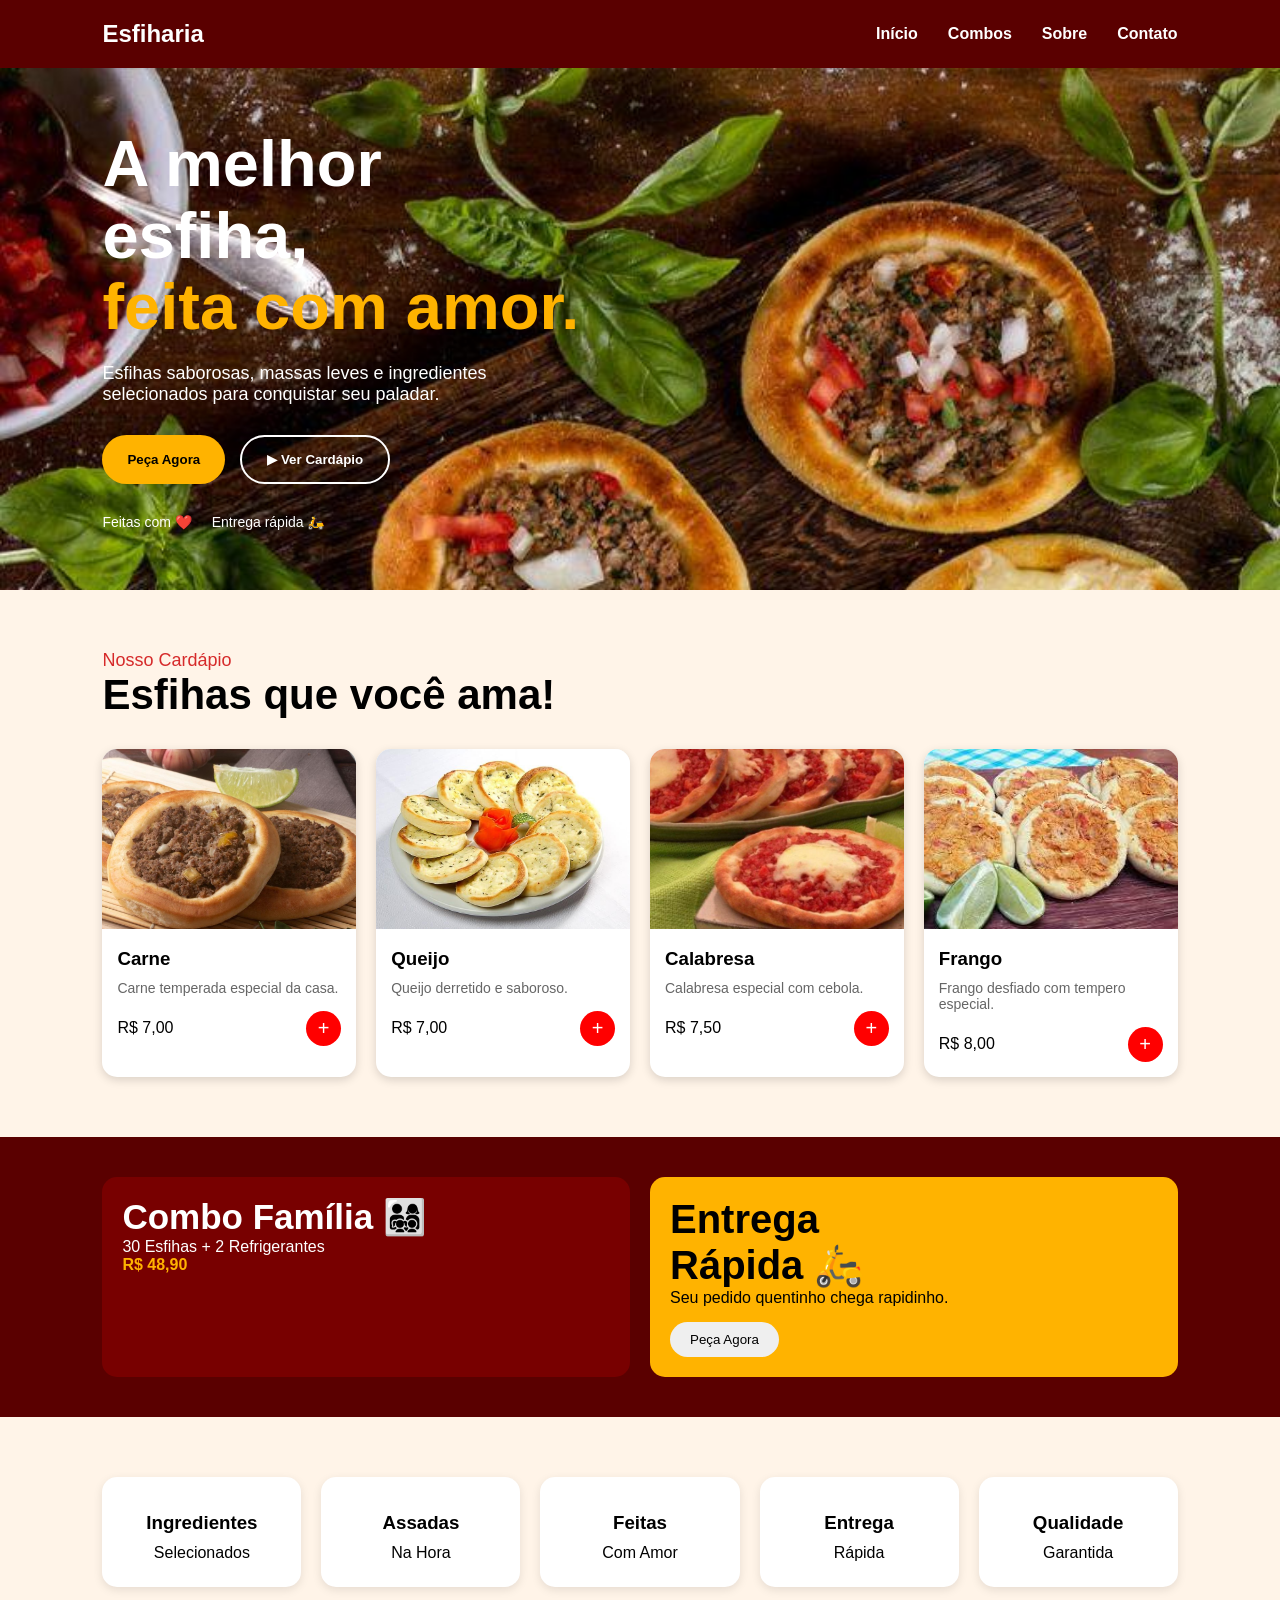
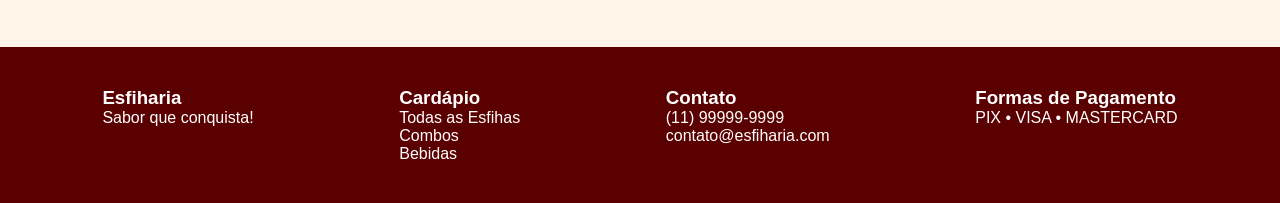
<file: index.html>
<!DOCTYPE html>
<html lang="pt-BR">

<head>
    <meta charset="UTF-8">
    <meta name="viewport" content="width=device-width, initial-scale=1.0">
    <title>Esfiharia</title>

    <link rel="stylesheet" href="css/style.css">
</head>

<body>

    <header>

        <nav>

            <h1 class="logo">
                Esfiharia
            </h1>

            <ul>
                <li><a href="#">Início</a></li>
                <li><a href="#combos">Combos</a></li>
                <li><a href="#sobre">Sobre</a></li>
                <li><a href="#contato">Contato</a></li>
            </ul>
        </nav>

    </header>

    <!-- HERO -->

    <section class="hero">

        <div class="hero-text">

            <h1>
                A melhor esfiha,<br>
                <span>feita com amor.</span>
            </h1>

            <p>
                Esfihas saborosas, massas leves e ingredientes
                selecionados para conquistar seu paladar.
            </p>

            <div class="hero-buttons">

                <button id="btnpedido" class="btn-pedir">
                    Peça Agora
                </button>

                <button id="btnCardapio" class="btn-secondary">
                    ▶ Ver Cardápio
                </button>
            </div>

            <div class="hero-info">

                
                <div>Feitas com ❤️</div>

                <div>Entrega rápida 🛵</div>

            </div>

        </div>


    </section>

    <!-- CARDÁPIO -->

    <section id="cardapio" class="cardapio">

        <div class="section-title">

            <small>Nosso Cardápio</small>

            <h2>Esfihas que você ama!</h2>

        </div>

        <div class="produtos-grid">

            <div class="produto">

                <img src="img/carne.jpg" alt="Carne">

                <div class="produto-info">

                    <h3>Carne</h3>

                    <p>Carne temperada especial da casa.</p>

                    <div class="produto-footer">

                        <span>R$ 7,00</span>

                        <button id="btnCarne">+</button>

                    </div>

                </div>

            </div>

            <div class="produto">

                <img src="img/queijo.jpg" alt="Queijo">

                <div class="produto-info">

                    <h3>Queijo</h3>

                    <p>Queijo derretido e saboroso.</p>

                    <div class="produto-footer">

                        <span>R$ 7,00</span>

                        <button id="btnQueijo">+</button>

                    </div>

                </div>

            </div>

            <div class="produto">

                <img src="img/calabresa.jpg" alt="Calabresa">

                <div class="produto-info">

                    <h3>Calabresa</h3>

                    <p>Calabresa especial com cebola.</p>

                    <div class="produto-footer">

                        <span>R$ 7,50</span>

                        <button id="btnCalabresa">+</button>

                    </div>

                </div>

            </div>

            <div class="produto">

                <img src="img/frango.jpg" alt="Frango">

                <div class="produto-info">

                    <h3>Frango</h3>

                    <p>Frango desfiado com tempero especial.</p>

                    <div class="produto-footer">

                        <span>R$ 8,00</span>

                        <button id="btnFrango">+</button>

                    </div>

                </div>

            </div>


    </section>

    <!-- COMBOS -->

    <section id="combos" class="combos">

        <div class="combo">

           

            <h3>Combo Família 👨‍👩‍👧‍👦 </h3>

            <p>30 Esfihas + 2 Refrigerantes</p>

            <span>R$ 48,90</span>

        </div>

        

          

           

        </div>

        <div class="delivery-box">

            <h2>
                Entrega<br>
                Rápida 🛵
            </h2>

            <p>
                Seu pedido quentinho chega rapidinho.
            </p>

            <button id="btnEntrega">
                Peça Agora
            </button>

           

        </div>

    </section>

    <!-- BENEFÍCIOS -->

    <section id="sobre" class="beneficios">

        <div class="beneficio">
            
            <h3>Ingredientes</h3>
            <p>Selecionados</p>
        </div>

        <div class="beneficio">
            
            <h3>Assadas</h3>
            <p>Na Hora</p>
        </div>

        <div class="beneficio">
            
            <h3>Feitas</h3>
            <p>Com Amor</p>
        </div>

        <div class="beneficio">
            
            <h3>Entrega</h3>
            <p>Rápida</p>
        </div>

        <div class="beneficio">
            
            <h3>Qualidade</h3>
            <p>Garantida</p>
        </div>

    </section>

    <!-- RODAPÉ -->

    <footer id="contato">

        <div>

            <h3>Esfiharia</h3>

            <p>
                Sabor que conquista!
            </p>

        </div>

        <div>

            <h3>Cardápio</h3>

            <p>Todas as Esfihas</p>

            <p>Combos</p>

            <p>Bebidas</p>

        </div>

        <div>

            <h3>Contato</h3>

            <p>(11) 99999-9999</p>

            <p>contato@esfiharia.com</p>

        </div>

        <div>

            <h3>Formas de Pagamento</h3>

            <p>PIX • VISA • MASTERCARD</p>

        </div>

    </footer>

    <script src="js/script.js"></script>

</body>

</html>
</file>
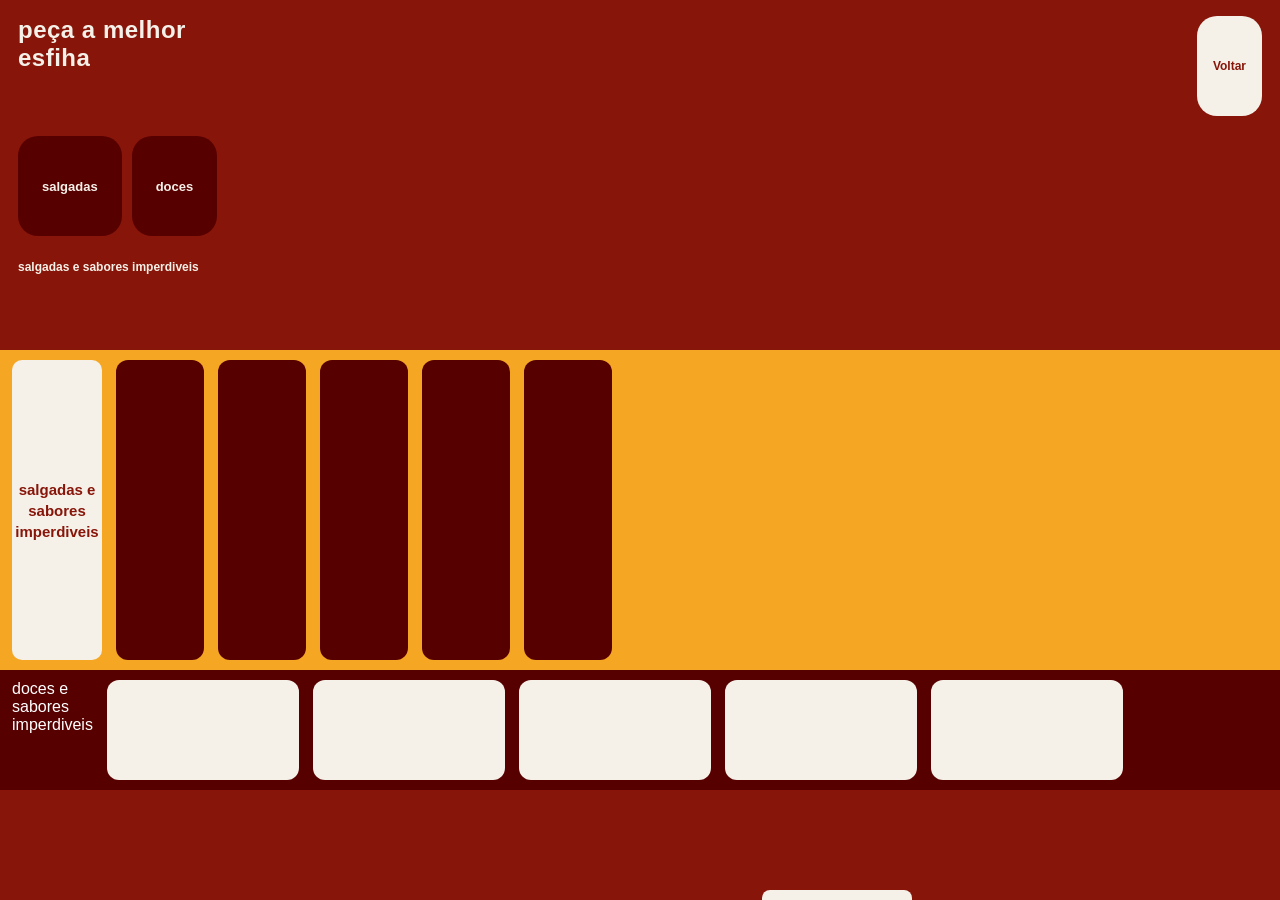
<file: cardapio2.html>
<!DOCTYPE html>
<html lang="pt-BR">
<head>
  <meta charset="UTF-8" />
  <meta name="viewport" content="width=device-width, initial-scale=1.0, maximum-scale=1.0, user-scalable=no"/>
  <title>Peça a Melhor Esfiha</title>
  <link rel="stylesheet" href="css/style2.css" />
  <link href="https://fonts.googleapis.com/css2?family=Poppins:wght@400;600;700&display=swap" rel="stylesheet" />
</head>
<body>
  <div class="base">
    <!-- HEADER -->
    <div class="header">
      <div class="header-left">
        <h1>peça a melhor<br>esfiha</h1>
      </div>
      <div class="header-right">
        <button class="btn-voltar" id="btnVoltar">Voltar</button>
      </div>
    </div>

    <!-- HERO IMAGE -->
   

    <!-- TABS -->
    <div class="tabs">
      <button class="tab active">salgadas</button>
      <button class="tab">doces</button>
    </div>

    <!-- SALGADAS -->
    <p class="section-label">salgadas e sabores imperdiveis</p>
    <div class="salgadas-row">
      <div class="salgadas-label">salgadas e<br>sabores<br>imperdiveis</div>
      <div class="item-card"></div>
      <div class="item-card"></div>
      <div class="item-card"></div>
      <div class="item-card light"></div>
      <div class="item-card light"></div>
    </div>

    <!-- DOCES -->
    <div class="doces-row">
      <div class="doces-label">doces e<br>sabores<br>imperdiveis</div>
      <div class="doce-card"></div>
      <div class="doce-card"></div>
      <div class="doce-card"></div>
      <div class="doce-card"></div>
      <div class="doce-card"></div>
    </div>
    <!-- COMBOS -->
    <div class="combos-section">
      <div class="combos-title-wrap">
     
      </div>
      <div class="combos-grid">
        <div class="redblock"> <span class="combos-title">combos</span><div class="combo-card tall"></div>   </div>
     
        <div class="combo-card highlight"></div>
        <div class="combo-card"></div>
      </div>
    </div>
  </div>

  <script src="js/cardapio2.js"></script>
</body>
</html>
</file>
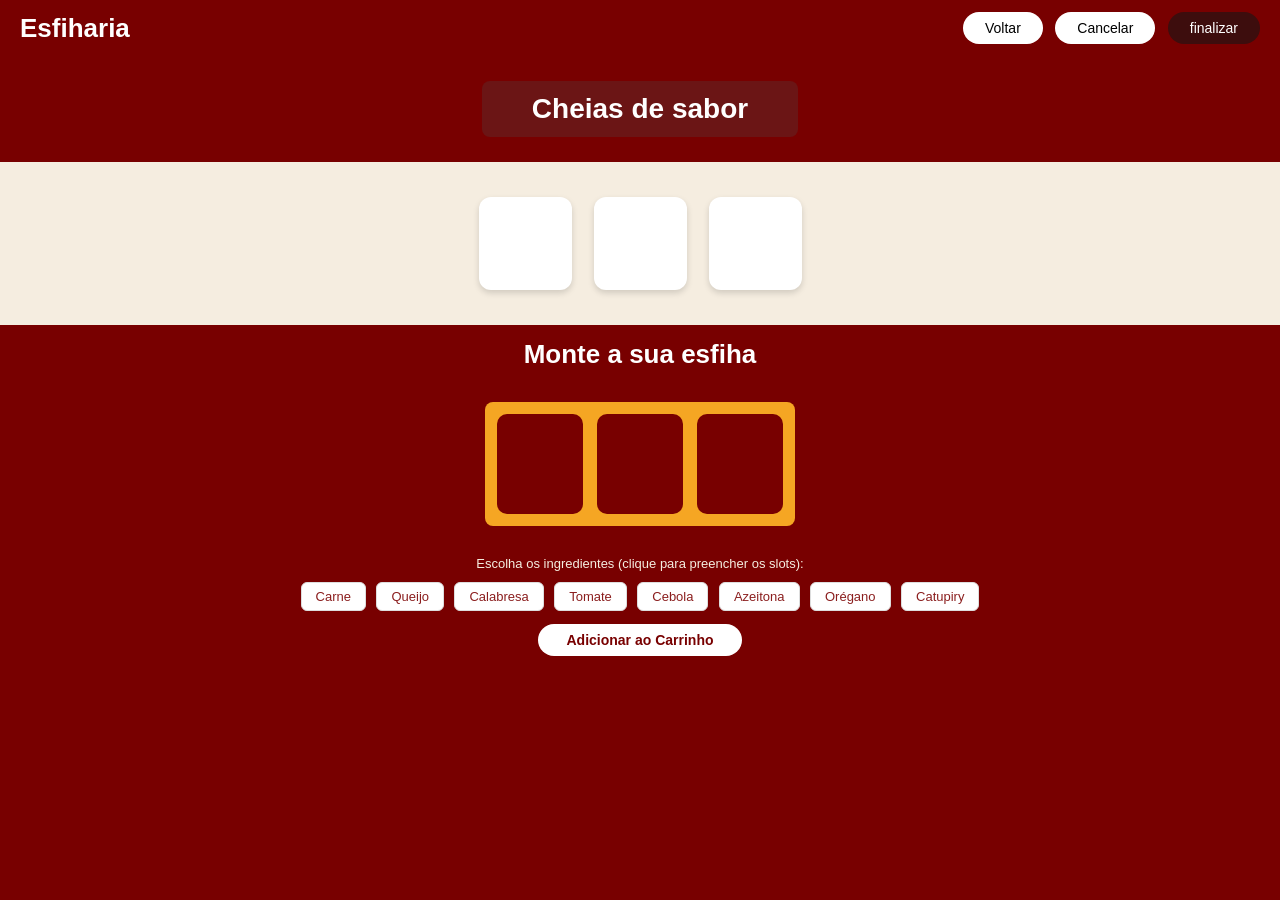
<file: montagem.html>
<!DOCTYPE html>
<html lang="pt">
<head>
  <meta charset="UTF-8">
  <meta name="viewport" content="width=device-width, initial-scale=1.0">
  <title>Esfiharia</title>
  <link rel="stylesheet" href="css/montagem.css">
</head>
<body>
  <!-- Header -->
  <div class="header">
    <span class="logo">Esfiharia</span>
    <div>
              <button class="btnvoltar2" id="btnvoltar2">Voltar</button>

      <button class="btn-voltar" onclick="cancelar()">Cancelar</button>
      <button class="btn-finalizar" onclick="finalizar()">finalizar</button>
    </div>
  </div>

  <!-- Carrinho Section -->
  <div class="carrinho-bg">
    <div class="carrinho-box">
      Cheias de sabor
    </div>
  </div>

  <!-- Beige Area with Cart Slots -->
  <div class="beige-area">
    <div class="cart-slots">
      <div id="cart0" class="cart-slot" onclick="removeFromCart(0)"></div>
      <div id="cart1" class="cart-slot" onclick="removeFromCart(1)"></div>
      <div id="cart2" class="cart-slot" onclick="removeFromCart(2)"></div>
    </div>
  </div>

  <!-- Monte a sua esfiha Title -->
  <div class="build-title">
    Monte a sua esfiha
  </div>

  <!-- Build Slots -->
  <div class="build-area">
    <div class="yellow-box">
      <div class="build-slots">
        <div id="build0" class="build-slot" onclick="removeFromBuild(0)"></div>
        <div id="build1" class="build-slot" onclick="removeFromBuild(1)"></div>
        <div id="build2" class="build-slot" onclick="removeFromBuild(2)"></div>
      </div>
    </div>
  </div>

  <!-- Controls / Functionality -->
  <div class="controls">
    <p class="controls-title">Escolha os ingredientes (clique para preencher os slots):</p>
    <div>
      <button class="ingredient-btn" onclick="addIngredient('Carne')">Carne</button>
      <button class="ingredient-btn" onclick="addIngredient('Queijo')">Queijo</button>
      <button class="ingredient-btn" onclick="addIngredient('Presunto')">Calabresa</button>
      <button class="ingredient-btn" onclick="addIngredient('Tomate')">Tomate</button>
      <button class="ingredient-btn" onclick="addIngredient('Cebola')">Cebola</button>
      <button class="ingredient-btn" onclick="addIngredient('Azeitona')">Azeitona</button>
      <button class="ingredient-btn" onclick="addIngredient('Orégano')">Orégano</button>
      <button class="ingredient-btn" onclick="addIngredient('Catupiry')">Catupiry</button>
    </div>
    <button class="add-btn" onclick="addToCart()">Adicionar ao Carrinho</button>
  </div>

  <!-- Footer -->
  <div class="footer">
    <div class="footer-logo">
      <span></span>
      <span></span>
    </div>
  </div>

  <script src="js/montagem.js"></script>
</body>
</html>
</file>
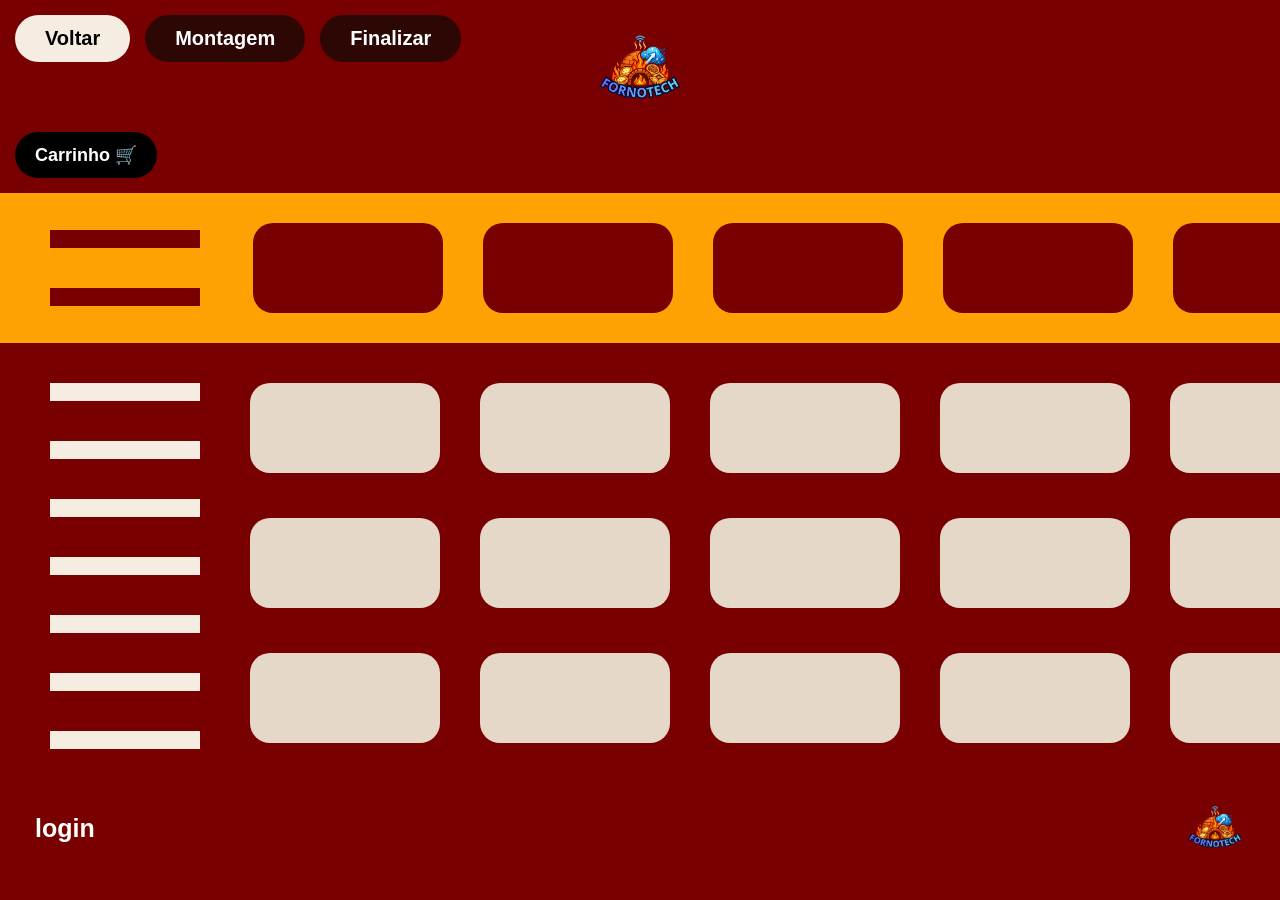
<file: pedidos.html>
<!DOCTYPE html>
<html lang="pt-BR">
<head>
    <meta charset="UTF-8">
    <meta name="viewport" content="width=device-width, initial-scale=1.0">
    <title>Pedidos e Cardápio</title>

    <link rel="stylesheet" href="css/estilo.css">
</head>
<body>

<header class="topo">

    <div class="botoes-topo">
        <button class="btn btn-branco" id="btnVoltar">Voltar</button>
        <button class="btn btn-vinho" id="btnFinalizar">Montagem</button>
                <button class="btn btn-vinho" id="btnfinal">Finalizar</button>

    </div>

    <div class="logo">
        <img src="img/logo.png" alt="Logo">
    </div>

    <button class="btn-cardapio">
              Carrinho 🛒

    </button>

</header>

<section class="categorias">

    <div class="titulo-categoria">
        <div class="linha"></div>
        <div class="linha"></div>
    </div>

    <div class="cards-categoria">
        <div class="card-vermelho"></div>
        <div class="card-vermelho"></div>
        <div class="card-vermelho"></div>
              <div class="card-vermelho"></div>
                    <div class="card-vermelho"></div>
                                   <div class="card-vermelho"></div>
    </div>

</section>

<section class="produtos">

    <aside class="menu-lateral">

        <div class="item-menu"></div>
        <div class="item-menu"></div>
        <div class="item-menu"></div>
        <div class="item-menu"></div>
        <div class="item-menu"></div>
        <div class="item-menu"></div>
        <div class="item-menu"></div>
        

    </aside>

    <div class="grid-produtos">

        <div class="produto"></div>
        <div class="produto"></div>
        <div class="produto"></div>
        <div class="produto"></div>

        <div class="produto"></div>
        <div class="produto"></div>
        <div class="produto"></div>
        <div class="produto"></div>
        <div class="produto"></div>
         <div class="produto"></div>
               <div class="produto"></div>
                     <div class="produto"></div>
                           <div class="produto"></div>
                                 <div class="produto"></div>
                                       <div class="produto"></div>
                                       
                                        <div class="produto"></div>
                                 <div class="produto"></div>
                                       <div class="produto"></div>
    </div>

</section>

<footer>

    <h2>login</h2>

    <img src="img/logo.png" alt="Logo">

</footer>

<script src="js/pedidos.js"></script>

</body>
</html>
</file>
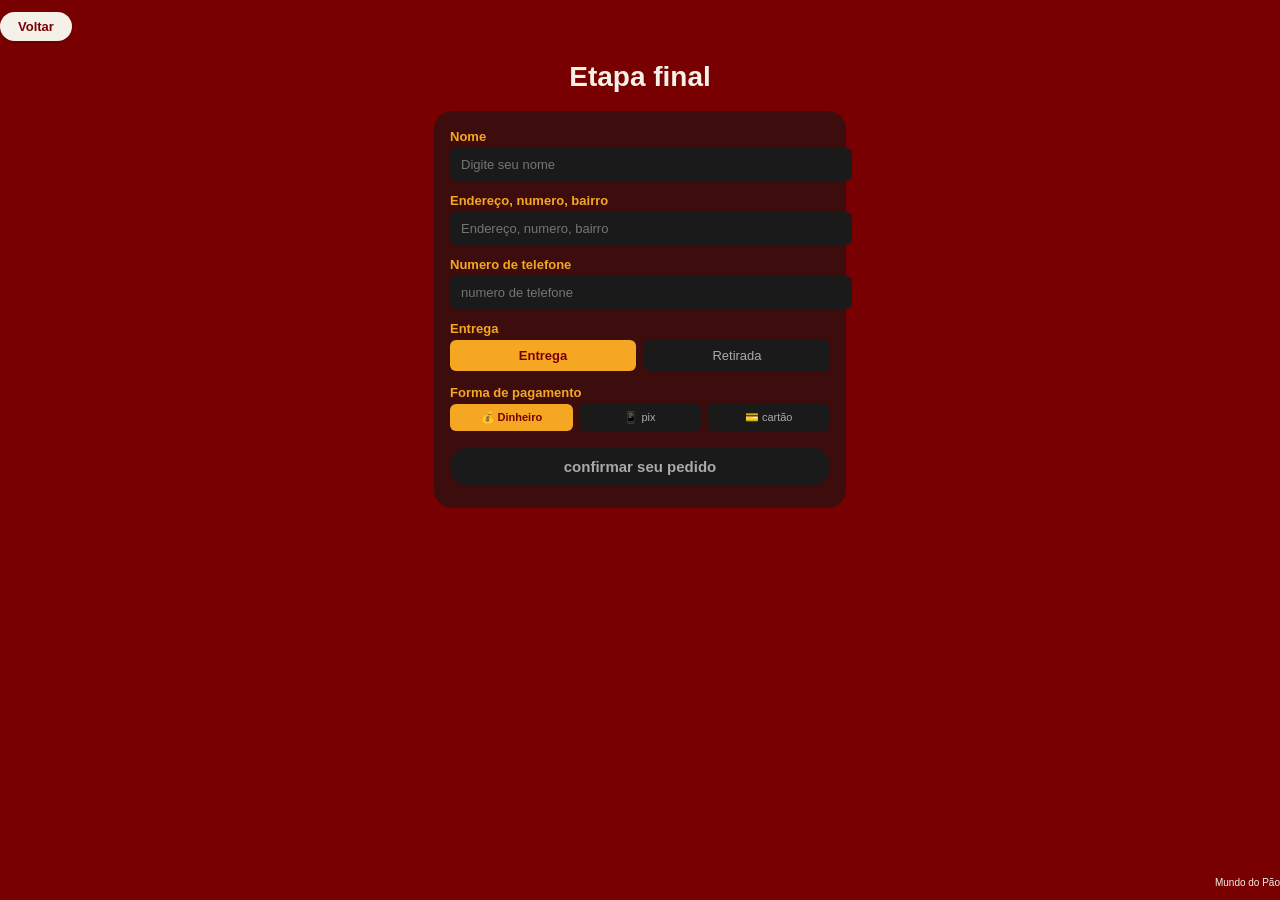
<file: ultima.html>
<!DOCTYPE html>
<html lang="pt">
<head>
  <meta charset="UTF-8">
  <meta name="viewport" content="width=device-width, initial-scale=1.0">
  <title>Etapa Final - Esfiharia</title>
  <link rel="stylesheet" href="css/rr.css">
</head>
<body class="final-body">

  <!-- Header com Voltar -->
  <div class="final-header">
    <button class="final-voltar" onclick="voltarParaHome()">Voltar</button>
  </div>

  <!-- Título -->
  <h1 class="final-title">Etapa final</h1>

  <!-- Formulário -->
  <div class="final-form-container">

    <!-- Nome -->
    <label class="form-label">Nome</label>
    <input type="text" id="nome" class="form-input" placeholder="Digite seu nome">

    <!-- Endereço -->
    <label class="form-label">Endereço, numero, bairro</label>
    <input type="text" id="endereco" class="form-input" placeholder="Endereço, numero, bairro">

    <!-- Telefone -->
    <label class="form-label">Numero de telefone</label>
    <input type="tel" id="telefone" class="form-input" placeholder="numero de telefone">

    <!-- Entrega / Retirada -->
    <label class="form-label">Entrega</label>
    <div class="options-row">
      <button class="option-btn active" id="btnEntrega" onclick="selecionarOpcao('entrega')">Entrega</button>
      <button class="option-btn" id="btnRetirada" onclick="selecionarOpcao('retirada')">Retirada</button>
    </div>

    <!-- Forma de pagamento -->
    <label class="form-label">Forma de pagamento</label>
    <div class="payment-row">
      <button class="payment-btn active" id="btnDinheiro" onclick="selecionarPagamento('dinheiro')">
        💰 Dinheiro
      </button>
      <button class="payment-btn" id="btnPix" onclick="selecionarPagamento('pix')">
        📱 pix
      </button>
      <button class="payment-btn" id="btnCartao" onclick="selecionarPagamento('cartao')">
        💳 cartão
      </button>
    </div>

    <!-- Botão Confirmar -->
    <button class="confirm-btn" onclick="confirmarPedido()">confirmar seu pedido</button>

  </div>

  <!-- Footer com logo -->
  <div class="final-footer">
    <div class="final-logo">
      <span>Mundo do Pão</span>
    </div>
  </div>

  <script src="js/car.js"></script>
    
</body>
</html>
</file>
<file: css/style.css>
* {
  margin-top: 0;
  margin-bottom: 0;
  margin-left: 0;
  margin-right: 0;
  padding-top: 0;
  padding-bottom: 0;
  padding-left: 0;
  padding-right: 0;
  box-sizing: border-box;
  font-family: "Segoe UI", Tahoma, Geneva, Verdana, sans-serif;
}

/* cores salvas */
:root {
  --vinho: #5a0000;
  --vinho2: #780000;
  --amarelo: #ffb300;
  --creme: #fff4e8;
}

body {
  background-color: var(--creme);
}

/* ===== MENU ===== */

nav {
  background-color: var(--vinho);
  display: flex;
  justify-content: space-between;
  align-items: center;
  padding-top: 20px;
  padding-bottom: 20px;
  padding-left: 8%;
  padding-right: 8%;
}

.logo{
  color: #ffffff;
  font-size: px;
}

nav ul {
  display: flex;
  list-style: none;
  gap: 30px;
}

nav a {
  color: white;
  text-decoration: none;
  font-weight: bold;
}

.btn-pedir {
  background-color: var(--amarelo);
  border: none;
  padding-top: 12px;
  padding-bottom: 12px;
  padding-left: 25px;
  padding-right: 25px;
  border-radius: 30px;
  cursor: pointer;
  font-weight: bold;
}

/* ===== BANNER ===== */

.hero {
  background-image: url("../img/hero-esfiha.png");
  background-size: cover;
  display: flex;
  align-items: center;
  justify-content: space-between;
  padding-top: 60px;
  padding-bottom: 60px;
  padding-left: 8%;
  padding-right: 8%;
}

.hero-text {
  width: 45%;
}

.hero-text h1 {
  font-size: 65px;
  color: white;
  line-height: 1.1;
}

.hero-text span {
  color: var(--amarelo);
}

.hero-text p {
  color: white;
  margin-top: 20px;
  font-size: 18px;
}

.hero-buttons {
  margin-top: 30px;
  display: flex;
  gap: 15px;
}

.btn-primary,
.btn-secondary {
  padding-top: 15px;
  padding-bottom: 15px;
  padding-left: 25px;
  padding-right: 25px;
  border-radius: 30px;
  cursor: pointer;
  font-weight: bold;
}

.btn-primary {
  background-color: var(--amarelo);
  border: none;
}

.btn-secondary {
  background-color: transparent;
  border-top: 2px solid white;
  border-bottom: 2px solid white;
  border-left: 2px solid white;
  border-right: 2px solid white;
  color: white;
}

.hero-info {
  margin-top: 30px;
  display: flex;
  flex-wrap: wrap;
  gap: 20px;
  color: white;
  font-size: 14px;
}

/* ===== CARDAPIO ===== */

.cardapio {
  padding-top: 60px;
  padding-bottom: 60px;
  padding-left: 8%;
  padding-right: 8%;
}

.section-title {
  margin-bottom: 30px;
}

.section-title small {
  color: #d62a2a;
  font-size: 18px;
}

.section-title h2 {
  font-size: 42px;
}

.produtos-grid {
  display: grid;
  grid-template-columns: repeat(auto-fit, minmax(220px, 1fr));
  gap: 20px;
}

.produto {
  background-color: white;
  border-radius: 15px;
  overflow: hidden;
  box-shadow: 0 3px 10px rgba(0,0,0,.15);
}

.produto img {
  width: 100%;
  height: 180px;
  object-fit: cover;
}

.produto-info {
  padding: 15px;
}

.produto-info h3 {
  margin-bottom: 10px;
}

.produto-info p {
  color: #666;
  font-size: 14px;
}

.produto-footer {
  margin-top: 15px;
  display: flex;
  justify-content: space-between;
  align-items: center;
}

.produto-footer button {
  width: 35px;
  height: 35px;
  border: none;
  border-radius: 50%;
  background-color: red;
  color: white;
  cursor: pointer;
  font-size: 20px;
}

/* ===== COMBOS ===== */

.combos {
  background-color: var(--vinho);
  padding-top: 40px;
  padding-bottom: 40px;
  padding-left: 8%;
  padding-right: 8%;
  display: grid;
  grid-template-columns: repeat(auto-fit, minmax(250px, 1fr));
  gap: 20px;
}

.combo {
  background-color: var(--vinho2);
  color: white;
  border-radius: 15px;
  padding: 20px;
}

.combo img {
  width: 100%;
  border-radius: 10px;
  margin-bottom: 10px;
}

.combo span {
  color: var(--amarelo);
  font-weight: bold;
}

.delivery-box {
  background-color: var(--amarelo);
  border-radius: 15px;
  padding: 20px;
}

.delivery-box h2 {
  font-size: 40px;
}

.delivery-box button {
  margin-top: 15px;
  padding-top: 10px;
  padding-bottom: 10px;
  padding-left: 20px;
  padding-right: 20px;
  border: none;
  border-radius: 20px;
  cursor: pointer;
}

.delivery-box img {
  width: 180px;
  display: block;
  margin-top: 20px;
  margin-bottom: 0;
  margin-left: auto;
  margin-right: auto;
}

/* ===== BENEFICIOS ===== */

.beneficios {
  padding-top: 60px;
  padding-bottom: 60px;
  padding-left: 8%;
  padding-right: 8%;
  display: grid;
  grid-template-columns: repeat(auto-fit, minmax(180px, 1fr));
  gap: 20px;
  text-align: center;
}

.beneficio {
  background-color: white;
  padding: 25px;
  border-radius: 15px;
  box-shadow: 0 3px 10px rgba(0,0,0,.1);
}

.beneficio h3 {
  margin-top: 10px;
  margin-bottom: 10px;
}

/* ===== RODAPE ===== */

footer {
  background-color: var(--vinho);
  color: white;
  padding-top: 40px;
  padding-bottom: 40px;
  padding-left: 8%;
  padding-right: 8%;
  display: flex;
  justify-content: space-between;
  flex-wrap: wrap;
  gap: 30px;
}

/* ===== CELULAR ===== */

@media (max-width: 1000px) {
  .hero {
    flex-direction: column;
    text-align: center;
  }

  .hero-text {
    width: 100%;
  }

  .hero-buttons {
    justify-content: center;
  }

  .hero-info {
    justify-content: center;
  }

  .hero-image {
    margin-top: 40px;
  }

  .hero-text h1 {
    font-size: 45px;
  }
}

/* ===== PAGINA CARDAPIO ===== */

.cardapio-page {
  background-color: #8d0000;
}

.cardapio-header {
  height: 155px;
  padding-top: 20px;
  padding-bottom: 20px;
  padding-left: 15px;
  padding-right: 15px;
  background-color: #9f1100;
  display: flex;
  justify-content: space-between;
  align-items: flex-start;
}

.cardapio-header h1 {
  color: white;
  font-size: 28px;
  line-height: 34px;
  max-width: 180px;
  margin-top: 30px;
}

.hero-img img {
  width: 240px;
  height: 130px;
  object-fit: cover;
}

#btnVoltar {
  border: none;
  background-color: #fff4e8;
  padding-top: 8px;
  padding-bottom: 8px;
  padding-left: 18px;
  padding-right: 18px;
  border-radius: 20px;
  font-weight: bold;
  cursor: pointer;
}

/* ===== CATEGORIAS ===== */

.categorias {
  display: flex;
  align-items: center;
  gap: 0;
  min-height: 85px;
  padding: 0;
  background-color: #fff2e5;
}

.categoria-titulo {
  width: 120px;
  height: 95px;
  background-color: #3d0900;
  color: white;
  display: flex;
  align-items: center;
  padding: 10px;
  font-size: 14px;
  line-height: 17px;
  font-weight: bold;
  border-top-left-radius: 0;
  border-top-right-radius: 8px;
  border-bottom-right-radius: 8px;
  border-bottom-left-radius: 0;
}

.categoria-titulo2 {
  width: 120px;
  height: 95px;
  background-color: #3d0900;
  color: white;
  display: flex;
  align-items: center;
  padding: 10px;
  font-size: 14px;
  line-height: 17px;
  font-weight: bold;
}

.produto-card2 {
  flex: 1;
  height: 85px;
  background-color: #fda202;
  display: flex;
  align-items: center;
  gap: 18px;
  padding-left: 18px;
}

/* ===== CARDS PEQUENOS ===== */

.produto-card {
  width: 68px;
  height: 68px;
  background-color: #9d0000;
  border-radius: 12px;
  box-shadow: 0 4px 8px rgba(0,0,0,.15);
}

.branco {
  background-color: #ededed;
}

/* fileira de doces */
.categorias-doces {
  background-color: #8d0000;
  display: flex;
  align-items: center;
  gap: 18px;
  padding-top: 12px;
  padding-bottom: 12px;
  padding-left: 10px;
  padding-right: 10px;
}

.categorias-doces .categoria-titulo {
  background-color: #8d0000;
  border-radius: 0;
  height: auto;
}

.categorias-doces .produto-card {
  background-color: #ededed;
}

/* ===== COMBOS CARDAPIO ===== */

.combos-cardapio {
  background-color: #8d0000;
  padding-top: 20px;
  padding-bottom: 0;
  padding-left: 0;
  padding-right: 0;
  max-width: 700px;
  gap: 20px;
}

.combos-cardapio h2 {
  width: 90px;
  height: 42px;
  background-color: white;
  color: #9d0000;
  margin-left: auto;
  margin-right: auto;
  margin-bottom: -10px;
  border-radius: 10px;
  display: flex;
  align-items: center;
  justify-content: center;
  font-size: 16px;
}

.combo-grid {
  width: 80%;
  margin-left: auto;
  margin-right: auto;
  background-color: #6d0000;
  padding: 15px;
  display: flex;
  justify-content: space-between;
  gap: 15px;
}

.combo-card {
  width: 230px;
  height: 140px;
  background-color: #efe3d2;
  border-radius: 14px;
}

.combo h3{
    font-size: 35px;
}

/* ===== DESTAQUE ===== */

.destaque {
  display: flex;
  justify-content: center;
  background-color: #8d0000;
  padding-top: 15px;
  padding-bottom: 15px;
  position: relative;
}

.destaque::before {
  content: "";
  position: absolute;
  width: 320px;
  height: 180px;
  background-color: #fda202;
  z-index: 0;
}

.destaque-card {
  width: 230px;
  height: 105px;
  background-color: #efe3d2;
  border-radius: 10px;
  position: relative;
  z-index: 1;
}
</file>
<file: css/style2.css>
* {
  margin: 0;
  padding: 0;
  box-sizing: border-box;
  min-height: 100px;
}

html,
body {
  width: 100%;
  background-color: #570000;
  color: #ffffff;
  font-family: "Segoe UI", Tahoma, Geneva, Verdana, sans-serif;
  overflow: hidden;
}

.base {
  display: flex;
  flex-direction: column;
  height: 100vh;
  width: 100%;
  overflow-y: auto;
  overflow-x: hidden;
  background-color: #871509;
}

.header {
  background-color: #871509;
  padding: 16px 18px 12px;
  display: flex;
  align-items: center;
  justify-content: space-between;
}

.header-left h1 {
  font-size: 24px;
  font-weight: 700;
  color: #f5f0e8;
  line-height: 1.15;
  text-transform: lowercase;
  letter-spacing: 0.5px;
}

.header-right {
  display: flex;
  align-items: center;
  gap: 10px;
}

.btn-voltar {
  background-color: #f5f0e8;
  color: #871509;
  border: none;
  border-radius: 20px;
  padding: 6px 16px;
  font-size: 12px;
  font-weight: 700;
  cursor: pointer;
  transition: opacity 0.15s;
}

.header-right img {
  width: 50px;
  height: 50px;
  border-radius: 50%;
  object-fit: cover;
  border: 2px solid #f5a623;
}

.tabs {
  display: flex;
  gap: 10px;
  padding: 8px 18px 14px;
  background-color: #871509;
  flex-shrink: 0;
}

.tab {
  background-color: #570000;
  color: #f5f0e8;
  border-radius: 20px;
  padding: 8px 24px;
  font-size: 13px;
  font-weight: 600;
  cursor: pointer;
  border: none;
  user-select: none;
  transition: all 0.2s ease;
  text-transform: lowercase;
}

.section-label {
  color: #f5f0e8;
  font-size: 12px;
  font-weight: 600;
  padding: 10px 18px 6px;
  flex-shrink: 0;
  text-transform: lowercase;
  background-color: #871509;
}

.salgadas-row {
  background-color: #f5a623;
  padding: 10px 12px 10px 0;
  display: flex;
  align-items: stretch;
  gap: 14px;
  width: 100%;
  flex-shrink: 0;
  overflow-x: auto;
  scrollbar-width: none;
}

.salgadas-label {
  background-color: #f5f0e8;
  color: #871509;
  font-size: 15px;
  font-weight: 700;
  padding: 10px 14px;
  border-radius: 10px;
  min-width: 90px;
  max-width: 90px;
  line-height: 1.4;
  display: flex;
  align-items: center;
  justify-content: center;
  text-align: center;
  margin-left: 12px;
}

.item-card {
  background-color: #570000;
  border-radius: 12px;
  width: 88px;
  min-height: 100px;
  flex-shrink: 0;
  cursor: pointer;
  transition:
    opacity 0.15s,
    transform 0.15s;
}
.doce-label {
  font-size: 15px;
}

.doces-row {
  background-color: #570000;
  padding: 10px 12px;
  display: flex;
  align-items: stretch;
  gap: 14px;
  width: 100%;
  flex-shrink: 0;
  overflow-x: auto;
  scrollbar-width: none;
}

.doce-card {
  background-color: #f5f0e8;
  border-radius: 12px;
  width: 84px;
  min-height: 94px;
  flex-shrink: 0;
  cursor: pointer;
  transition:
    opacity 0.15s,
    transform 0.15s;
}

.combos-section {
  padding: 0 12px 16px;
  flex: 1;
  display: flex;
  flex-direction: column;
  min-height: 0;
  background-color: #871509;
}

.combos-title-wrap {
  display: flex;
  justify-content: center;
  padding: 10px 0;
  flex-shrink: 0;
}

.combos-title {
  background-color: #f5f0e8;
  color: #871509;
  font-size: 20px;
  font-weight: 700;
  min-height: 59px;
  width: 150px;
  border-radius: 8px;
  padding: 5px 12px;
  display: flex;
  text-transform: lowercase;
  margin-left: 400px;
  float: right;
  position: relative;
  top: -20px;
  padding-left: 40px;
  align-items: center;
}

.combos-grid {
  display: flex;
  flex-direction: column;
  gap: 12px;
  flex: 1;
  min-height: 0;
}

.combos-grid-top {
  display: flex;
  gap: 12px;
}

.combo-card {
  background-color: #f5f0e8;
  border-radius: 12px;
  cursor: pointer;
  display: flex;
  flex-direction: column;
  overflow: hidden;
  flex: 1;
  height: 180px;
  flex-shrink: 0;
}

.combo-card.tall {
  height: 180px;
  width: 300px;
  margin: -50px;
  margin-top: 10px;
}

.combo-highlight-row {
  display: flex;
  gap: 12px;
}

.combo-highlight-row .combo-card {
  background-color: #f5f0e8;
  height: 180px;
}

.combo-orange-bar {
  background-color: #fda202;
  height: 50px;
  width: auto;
  border-radius: 10px;
}

.combo-card.highlight {
  background-color: #f5a623;
}

.item-card {
  width: 196 px;

  min-height: 300px;
}

.doce-card {
  width: 192px;
  min-height: 100px;
}
.redblock {
  background-color: #5b160e;
  height: 600px;
  width: 600px;
  margin-left: 300px;
  margin-top: 20px;
}
</file>
<file: css/montagem.css>
body {
  margin: 0;
  background-color: #780000;
    font-family: "Segoe UI", Tahoma, Geneva, Verdana, sans-serif;
}

.header {
  background-color: #780000;
  color: white;
  padding: 12px 20px;
  display: flex;
  justify-content: space-between;
  align-items: center;
}

.logo {
  font-size: 26px;
  font-weight: bold;
}

.btn-voltar {
  background-color: white;
  color: black;
  border: none;
  padding: 8px 22px;
  border-radius: 25px;
  font-size: 14px;
  cursor: pointer;
  margin-right: 8px;
}
.btnvoltar2 {
  background-color: white;
  color: black;
  border: none;
  padding: 8px 22px;
  border-radius: 25px;
  font-size: 14px;
  cursor: pointer;
  margin-right: 8px;
}
.btn-finalizar {
  background-color: #3D0D0D;
  color: white;
  border: none;
  padding: 8px 22px;
  border-radius: 25px;
  font-size: 14px;
  cursor: pointer;
}

.carrinho-bg {
  background-color: #780000;
  padding: 25px 10px;
  text-align: center;
}

.carrinho-box {
  background-color: #6B1515;
  color: white;
  display: inline-block;
  padding: 12px 50px;
  border-radius: 8px;
  font-size: 28px;
  font-weight: bold;
}

.beige-area {
  background-color: #F5EDE0;
  padding: 35px 10px;
  text-align: center;
}

.cart-slots {
  display: flex;
  justify-content: center;
  gap: 22px;
}

.cart-slot {
  width: 85px;
  height: 85px;
  background-color: white;
  border-radius: 12px;
  box-shadow: 0 3px 6px rgba(0, 0, 0, 0.15);
  display: flex;
  align-items: center;
  justify-content: center;
  font-size: 11px;
  color: #333;
  text-align: center;
  line-height: 1.2;
  padding: 4px;
  cursor: pointer;
  overflow: hidden;
}

.build-title {  
  color: white;
  padding: 14px;
  text-align: center;
  font-size: 26px;
  font-weight: bold;
}

.build-area {
  background-color: #780000;
  padding: 18px 10px;
  text-align: center;
}

.yellow-box {
  background-color: #F5A623;
  display: inline-block;
  padding: 12px;
  border-radius: 8px;
}

.build-slots {
  display: flex;
  justify-content: center;
  gap: 14px;
}

.build-slot {
  width: 78px;
  height: 92px;
  background-color: #780000;
 
  border-radius: 10px;
  color: white;
  display: flex;
  align-items: center;
  justify-content: center;
  font-size: 11px;
  text-align: center;
  line-height: 1.1;
  cursor: pointer;
  padding: 4px;
  overflow: hidden;
}

.controls {
  background-color: #780000;
  padding: 12px 10px 18px;
  text-align: center;
}

.controls-title {
  color: #F5EDE0;
  font-size: 13px;
  margin: 0 0 8px 0;
}

.ingredient-btn {
  background-color: white;
  color: #8B1E1E;
  border: 1px solid #ddd;
  padding: 6px 14px;
  border-radius: 6px;
  font-size: 13px;
  cursor: pointer;
  margin: 3px;
}

.add-btn {
  background-color: white;
  color: #780000;
  border: none;
  padding: 8px 28px;
  border-radius: 22px;
  font-size: 14px;
  font-weight: bold;
  cursor: pointer;
  margin-top: 10px;
}

.footer {
  background-color: #780000;
    
  height: 48px;
  position: relative;
}

.footer-logo {
  position: absolute;
  right: 12px;
  bottom: 6px;
  color: white;
  font-size: 12px;
  display: flex;
  align-items: center;
  gap: 4px;
}
</file>
<file: css/estilo.css>
*{
    margin:0;
    padding:0;
    box-sizing:border-box;
  font-family: "Segoe UI", Tahoma, Geneva, Verdana, sans-serif;
}

body{
    background:#780000;
}



.topo{
    background:#780000;
    padding:15px;
}

.botoes-topo{
    display:flex;
    gap:15px;
}

.btn{
    border:none;
    cursor:pointer;
    font-weight:bold;
    border-radius:25px;
    padding:12px 30px;
    font-size:20px;
}

.btn-branco{
    background:#f5ede2;
}

.btn-vinho{
    background:#2d0703;
    color:white;
}

.logo{
    text-align:center;
    margin-top:-30px;
}

.logo img{
    width:90px;
}

.btn-cardapio{
    margin-top:20px;
    border:none;
    background:#000000;
    color:white;
    padding:12px 20px;
    border-radius:25px;
    font-size:18px;
    font-weight:bold;
    cursor:pointer;
}


.categorias{
    background:#fda202;
    display:flex;
    align-items:center;
    gap:58px;
    padding:30px 50px;
}
.titulo-categoria{
    display:flex;
    flex-direction:column;
    gap:40px;
}

.linha{
    width:150px;
    height:18px;
    background:#780000;
}
.cards-categoria{
    display:flex;
    gap:40px;
    transform:translateX(-5px);  
}

.card-vermelho{
    width:190px;
    height:90px;
    background:#780000;
    border-radius:20px;
}

.produtos{
    display:flex;
    padding:40px 50px;
    gap:50px;
}


.menu-lateral{
    display:flex;
    flex-direction:column;
    gap:40px;
}

.item-menu{
    width:150px;
    height:18px;
    background:#f5ede2;
}

.grid-produtos{
    display:grid;
    grid-template-columns:repeat(6,1fr);
    gap:40px;
}

.produto{
    width:190px;
    height:90px;
    background:#e6d8c9;
    border-radius:20px;
}


/* FOOTER */

footer{
    background:#780000;
    color:white;
    display:flex;
    justify-content:space-between;
    align-items:center;
    padding:15px 35px;
}

footer h2{
    font-size:25px;
}

footer img{
    width:60px;
}
</file>
<file: css/rr.css>
.final-body {
      background-color: #780000;
      color: #ffffff;
      font-family: "Segoe UI", Tahoma, Geneva, Verdana, sans-serif;
      margin: 0;
      padding: 0;
      min-height: 100vh;
      display: flex;
      flex-direction: column;
      align-items: center;
    }

    .final-header {
      width: 100%;
      padding: 12px 18px;
      display: flex;
      justify-content: flex-start;
    }

    .final-voltar {
      background-color: #f5f0e8;
      color: #780000;
      border: none;
      border-radius: 22px;
      padding: 7px 18px;
      font-size: 13px;
      font-weight: bold;
      cursor: pointer;
      box-shadow: 0 1px 3px rgba(0,0,0,0.2);
    }

    .final-title {
      color: #f5f0e8;
      font-size: 28px;
      font-weight: 700;
      text-align: center;
      margin: 8px 0 18px 0;
    }

    .final-form-container {
      background-color: #3d0d0d;
      width: 88%;
      max-width: 380px;
      border-radius: 18px;
      padding: 18px 16px 22px;
    }

    .form-label {
      color: #f5a623;
      font-size: 13px;
      font-weight: 700;
      margin-bottom: 4px;
      display: block;
    }

    .form-input {
      width: 100%;
      background-color: #1a1a1a;
      border: none;
      border-radius: 6px;
      padding: 9px 11px;
      color: #aaaaaa;
      font-size: 13px;
      margin-bottom: 12px;
      outline: none;
    }

    .options-row {
      display: flex;
      gap: 8px;
      margin-bottom: 14px;
    }

    .option-btn {
      flex: 1;
      background-color: #1a1a1a;
      color: #aaaaaa;
      border: none;
      border-radius: 6px;
      padding: 8px 10px;
      font-size: 13px;
      cursor: pointer;
      text-align: center;
    }

    .option-btn.active {
      background-color: #f5a623;
      color: #780000;
      font-weight: bold;
    }

    .payment-row {
      display: flex;
      gap: 6px;
      margin-bottom: 16px;
    }

    .payment-btn {
      flex: 1;
      background-color: #1a1a1a;
      color: #aaaaaa;
      border: none;
      border-radius: 6px;
      padding: 7px 4px;
      font-size: 11px;
      cursor: pointer;
      display: flex;
      align-items: center;
      justify-content: center;
      gap: 3px;
    }

    .payment-btn.active {
      background-color: #f5a623;
      color: #780000;
      font-weight: bold;
    }

    .confirm-btn {
      width: 100%;
      background-color: #1a1a1a;
      color: #aaaaaa;
      border: none;
      border-radius: 22px;
      padding: 11px;
      font-size: 15px;
      font-weight: bold;
      cursor: pointer;
    }

    .final-footer {
      margin-top: auto;
      padding: 12px 15px;
      width: 100%;
      display: flex;
      justify-content: flex-end;
    }

    .final-logo {
      font-size: 10px;
      color: #f5f0e8;
      display: flex;
      align-items: center;
      gap: 3px;
    }
</file>
